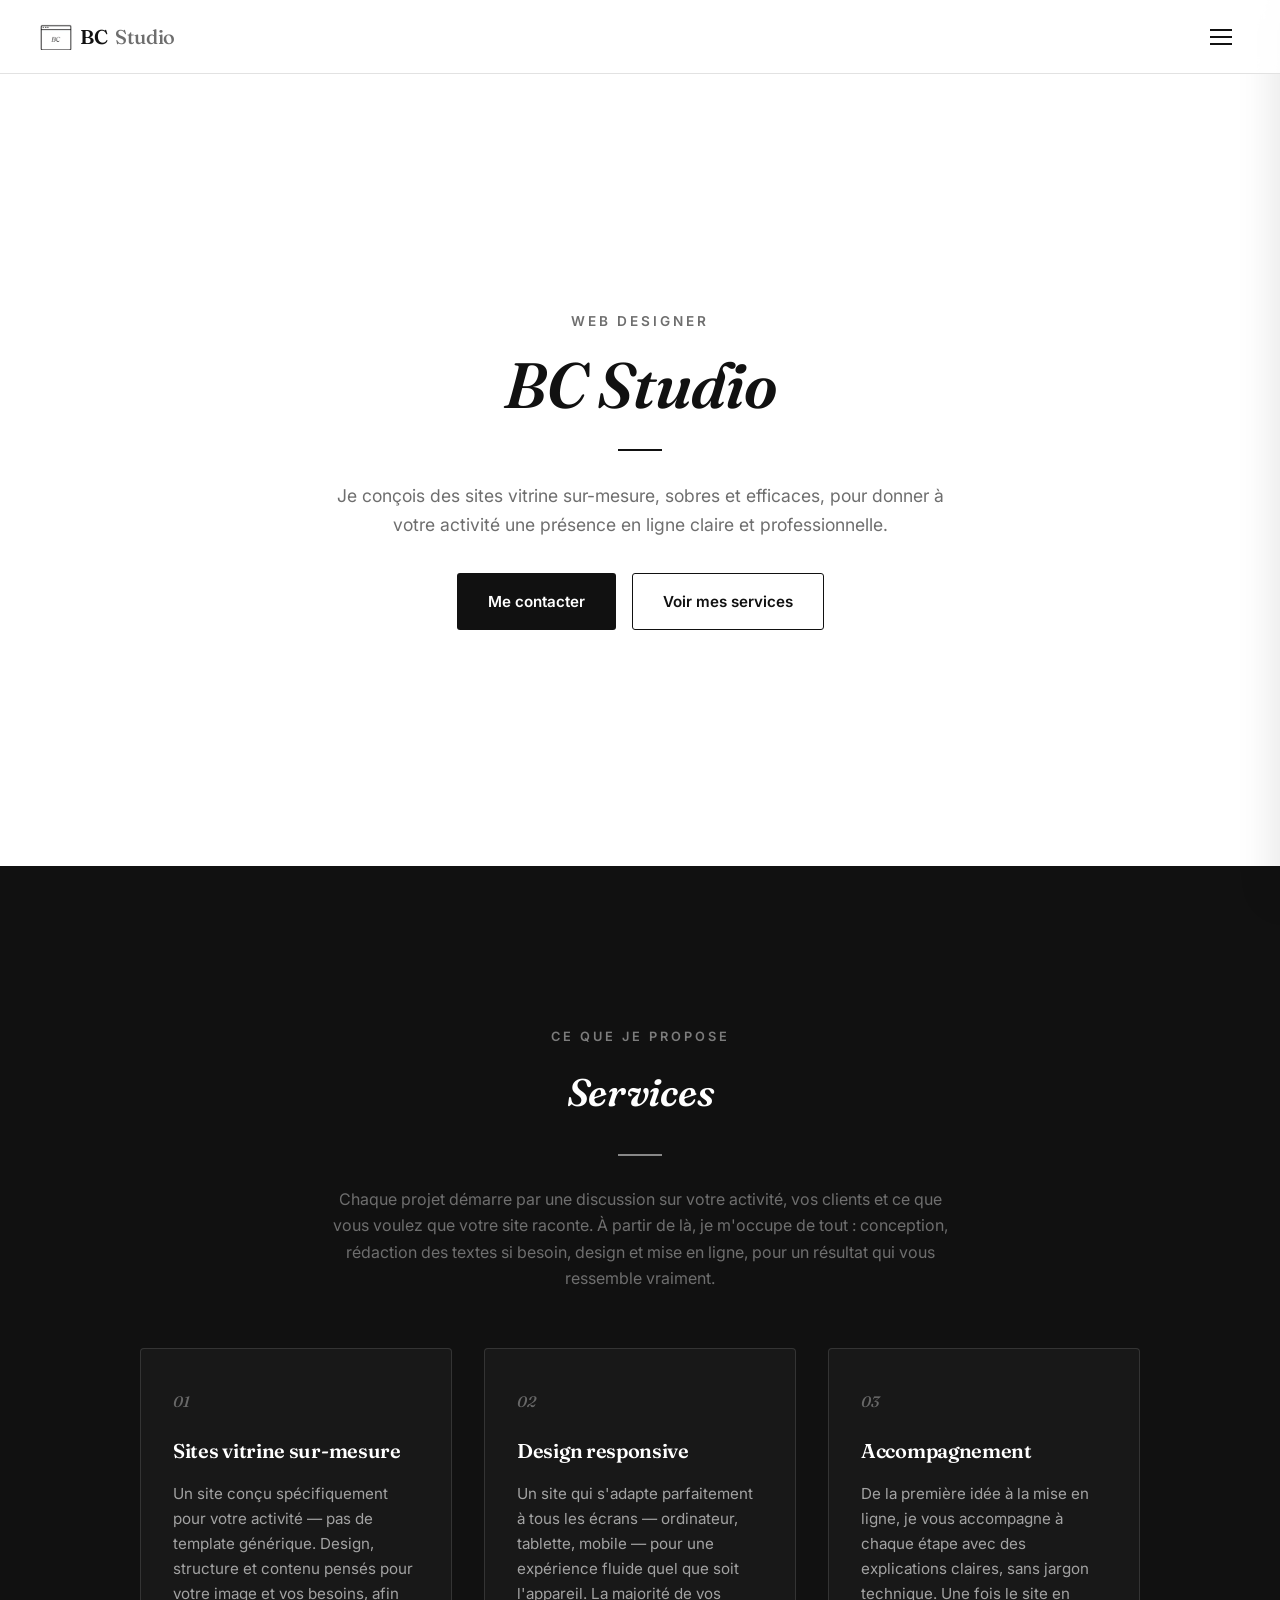
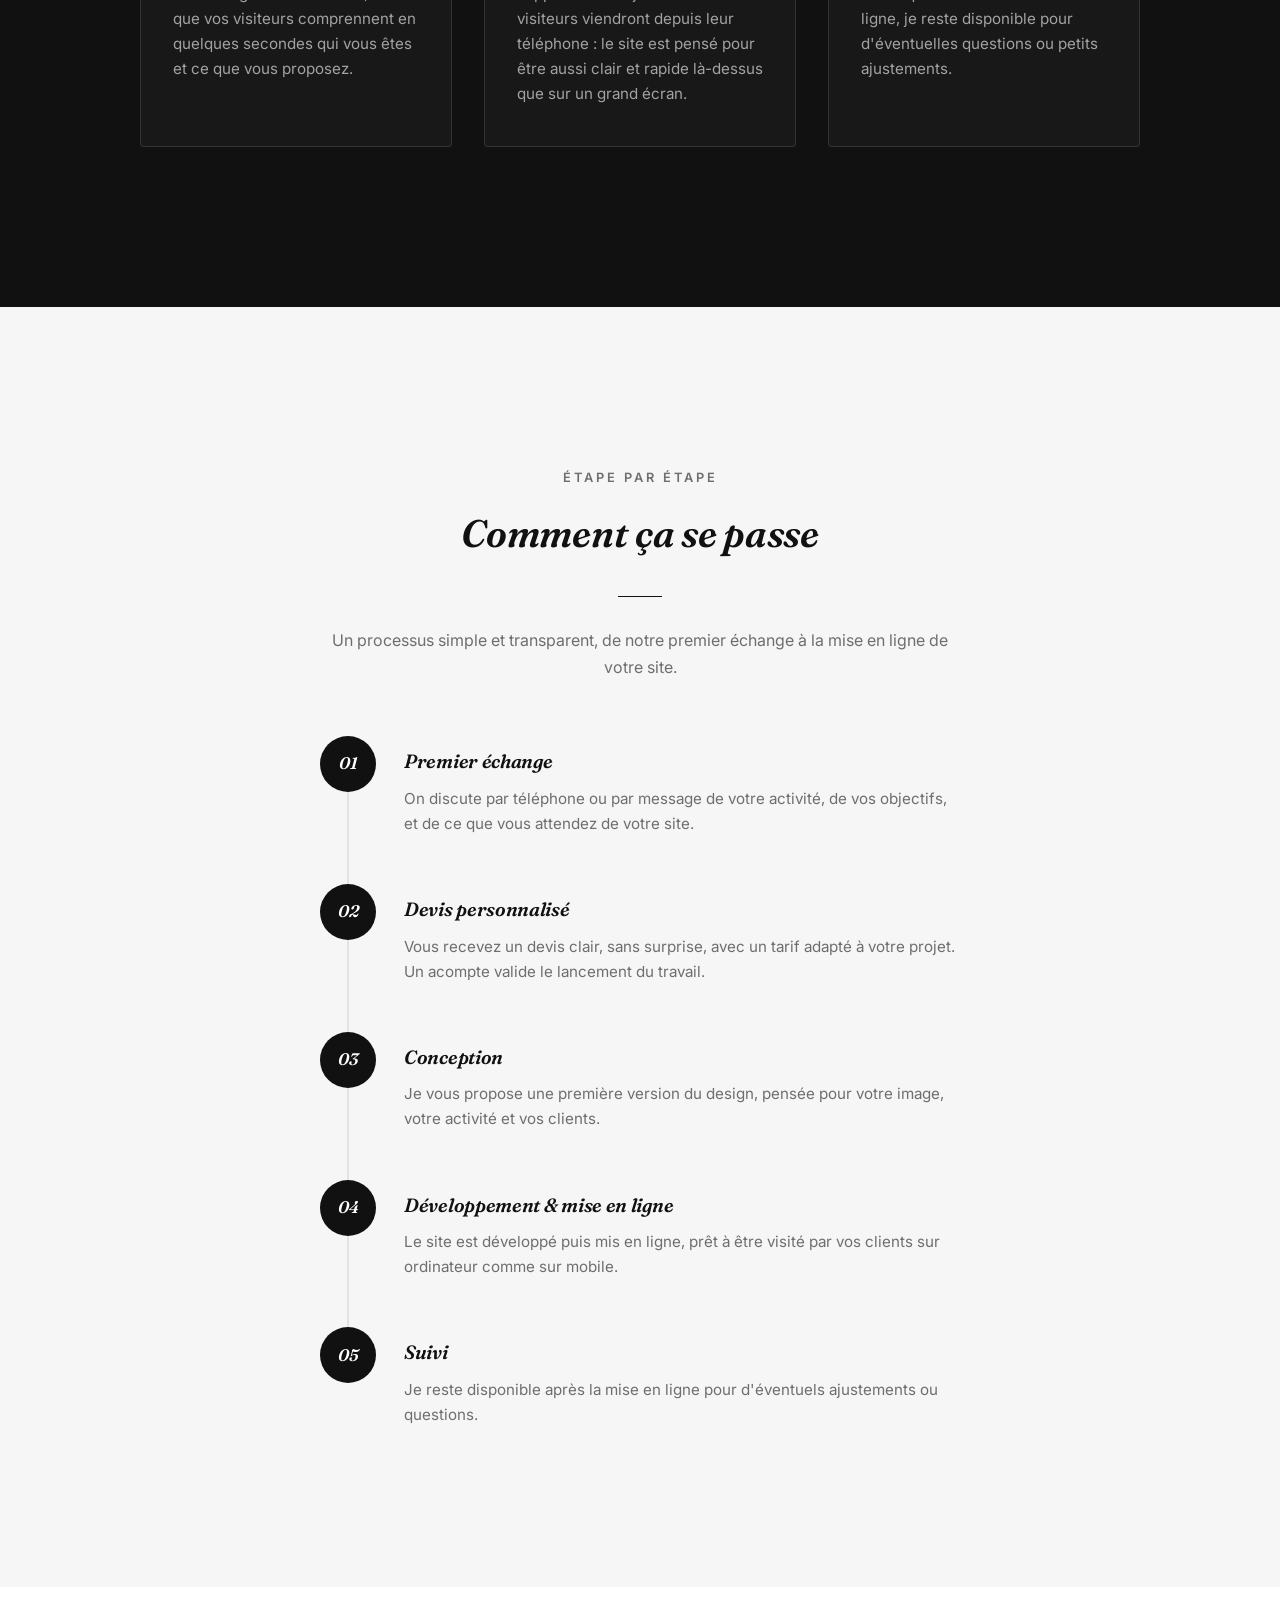
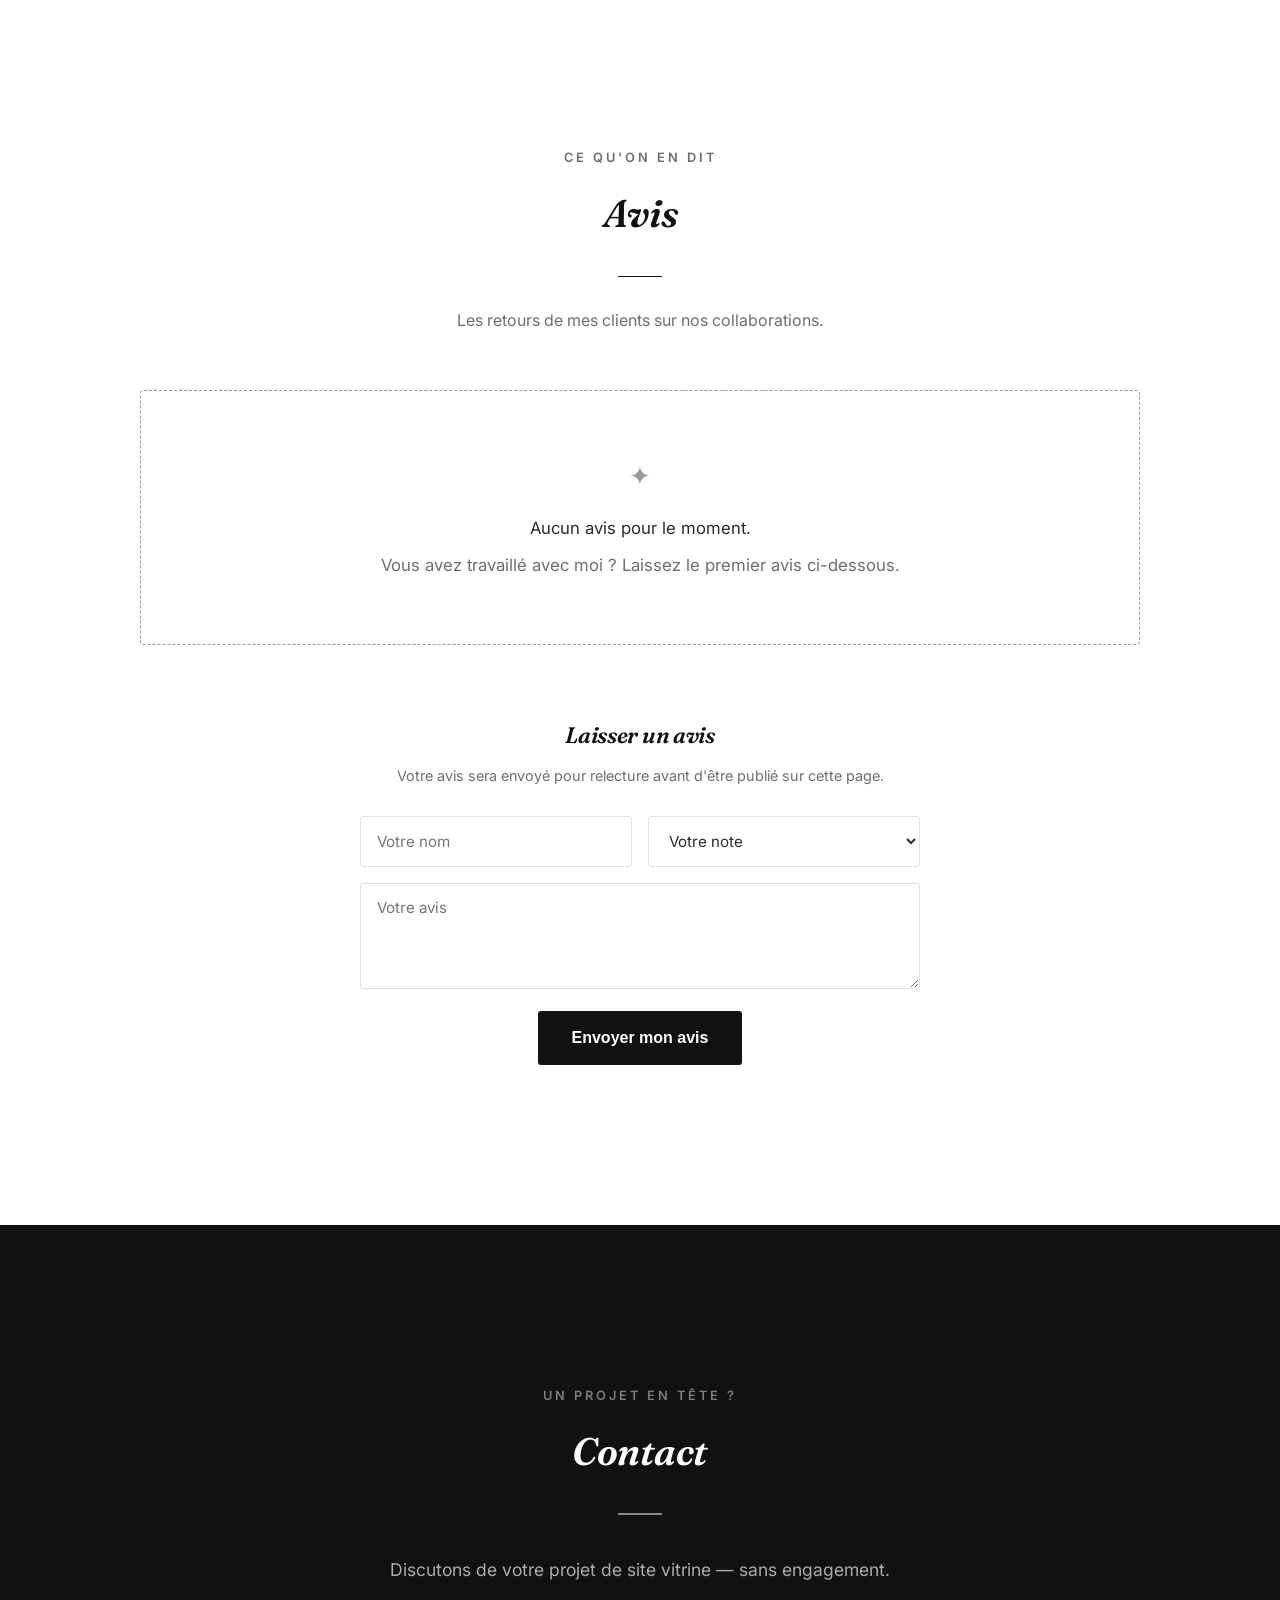
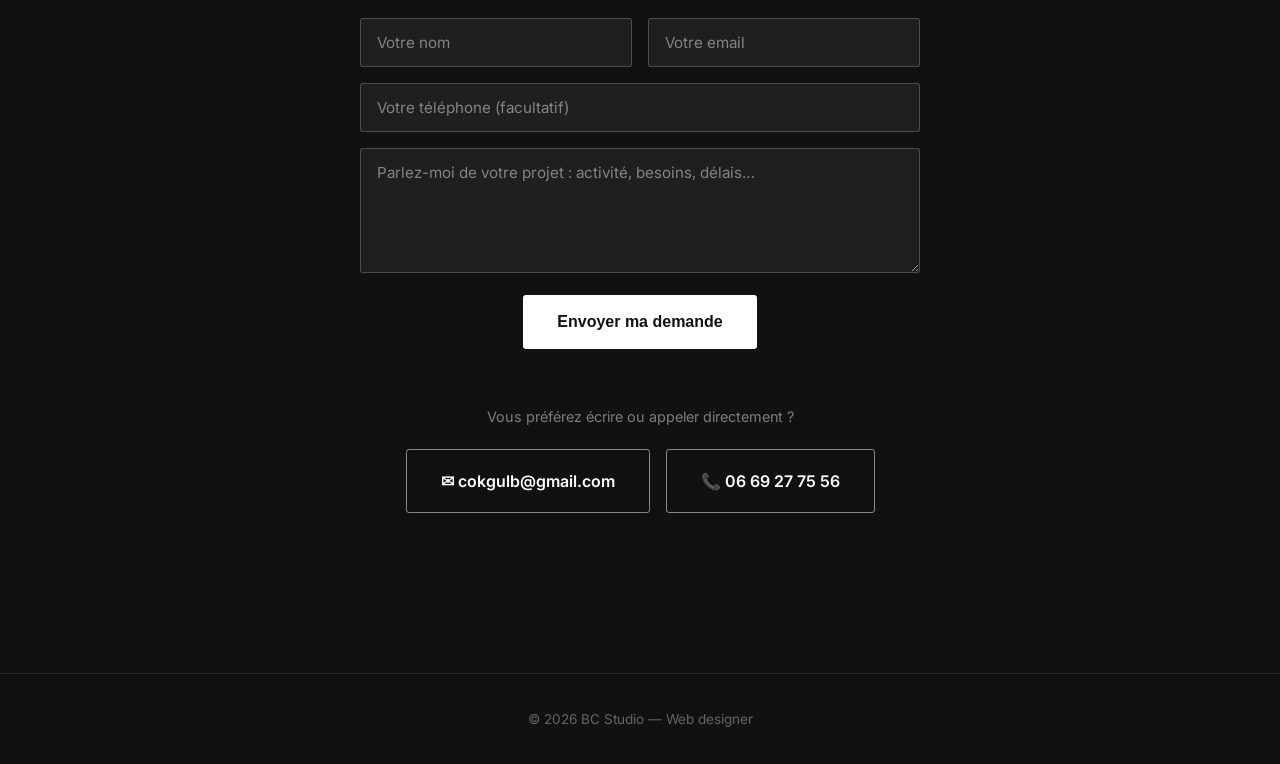
<file: index.html>
<!DOCTYPE html>
<html lang="fr">
<head>
<meta charset="UTF-8">
<meta name="viewport" content="width=device-width, initial-scale=1.0">
<title>BC Studio — Web Designer</title>
<meta name="description" content="BC Studio — création de sites vitrine sur-mesure pour commerçants et indépendants.">
<link rel="icon" type="image/png" href="images/bc-studio-favicon.png">

<link rel="preconnect" href="https://fonts.googleapis.com">
<link rel="preconnect" href="https://fonts.gstatic.com" crossorigin>
<link href="https://fonts.googleapis.com/css2?family=Fraunces:opsz,wght@9..144,500;9..144,600;9..144,700&family=Inter:wght@400;500;600&display=swap" rel="stylesheet">

<link rel="stylesheet" href="css/style.css">
</head>
<body>

<header class="site-header" id="siteHeader">
  <div class="header-inner">
    <a href="#accueil" class="logo"><img src="images/bc-studio-logo-crop.png" alt="Logo BC Studio" class="logo-icon">BC<span>Studio</span></a>
    <button class="nav-toggle" id="navToggle" aria-label="Menu">
      <span></span><span></span><span></span>
    </button>
  </div>
</header>
<div class="nav-backdrop" id="navBackdrop"></div>
<nav class="nav" id="nav">
  <a href="#accueil">Accueil</a>
  <a href="#services">Services</a>
  <a href="#processus">Comment ça se passe</a>
  <a href="realisations.html">Réalisations &amp; Concepts</a>
  <a href="tarifs.html">Tarifs</a>
  <a href="#avis">Avis</a>
  <a href="#contact">Contact</a>
</nav>

<section class="hero" id="accueil">
  <div class="hero-inner fade-in">
    <p class="kicker">Web designer</p>
    <h1>BC Studio</h1>
    <div class="divider-line"></div>
    <p class="hero-text">Je conçois des sites vitrine sur-mesure, sobres et efficaces, pour donner à votre activité une présence en ligne claire et professionnelle.</p>
    <div class="hero-actions">
      <a href="#contact" class="btn btn-primary">Me contacter</a>
      <a href="#services" class="btn btn-outline">Voir mes services</a>
    </div>
  </div>
</section>

<section class="section section-dark" id="services">
  <div class="section-inner">
    <p class="eyebrow fade-in">Ce que je propose</p>
    <h2 class="fade-in">Services</h2>
    <div class="divider-line fade-in"></div>
    <p class="concepts-intro fade-in">Chaque projet démarre par une discussion sur votre activité, vos clients et ce que vous voulez que votre site raconte. À partir de là, je m'occupe de tout : conception, rédaction des textes si besoin, design et mise en ligne, pour un résultat qui vous ressemble vraiment.</p>

    <div class="card-grid">
      <div class="card fade-in">
        <div class="card-number">01</div>
        <h3>Sites vitrine sur-mesure</h3>
        <p>Un site conçu spécifiquement pour votre activité — pas de template générique. Design, structure et contenu pensés pour votre image et vos besoins, afin que vos visiteurs comprennent en quelques secondes qui vous êtes et ce que vous proposez.</p>
      </div>
      <div class="card fade-in">
        <div class="card-number">02</div>
        <h3>Design responsive</h3>
        <p>Un site qui s'adapte parfaitement à tous les écrans — ordinateur, tablette, mobile — pour une expérience fluide quel que soit l'appareil. La majorité de vos visiteurs viendront depuis leur téléphone : le site est pensé pour être aussi clair et rapide là-dessus que sur un grand écran.</p>
      </div>
      <div class="card fade-in">
        <div class="card-number">03</div>
        <h3>Accompagnement</h3>
        <p>De la première idée à la mise en ligne, je vous accompagne à chaque étape avec des explications claires, sans jargon technique. Une fois le site en ligne, je reste disponible pour d'éventuelles questions ou petits ajustements.</p>
      </div>
    </div>
  </div>
</section>

<section class="section section-alt" id="processus">
  <div class="section-inner">
    <p class="eyebrow fade-in">Étape par étape</p>
    <h2 class="fade-in">Comment ça se passe</h2>
    <div class="divider-line fade-in"></div>
    <p class="concepts-intro fade-in">Un processus simple et transparent, de notre premier échange à la mise en ligne de votre site.</p>

    <div class="process-list">
      <div class="process-step fade-in">
        <div class="process-marker">01</div>
        <div class="process-content">
          <h3>Premier échange</h3>
          <p>On discute par téléphone ou par message de votre activité, de vos objectifs, et de ce que vous attendez de votre site.</p>
        </div>
      </div>
      <div class="process-step fade-in">
        <div class="process-marker">02</div>
        <div class="process-content">
          <h3>Devis personnalisé</h3>
          <p>Vous recevez un devis clair, sans surprise, avec un tarif adapté à votre projet. Un acompte valide le lancement du travail.</p>
        </div>
      </div>
      <div class="process-step fade-in">
        <div class="process-marker">03</div>
        <div class="process-content">
          <h3>Conception</h3>
          <p>Je vous propose une première version du design, pensée pour votre image, votre activité et vos clients.</p>
        </div>
      </div>
      <div class="process-step fade-in">
        <div class="process-marker">04</div>
        <div class="process-content">
          <h3>Développement &amp; mise en ligne</h3>
          <p>Le site est développé puis mis en ligne, prêt à être visité par vos clients sur ordinateur comme sur mobile.</p>
        </div>
      </div>
      <div class="process-step fade-in">
        <div class="process-marker">05</div>
        <div class="process-content">
          <h3>Suivi</h3>
          <p>Je reste disponible après la mise en ligne pour d'éventuels ajustements ou questions.</p>
        </div>
      </div>
    </div>
  </div>
</section>

<section class="section" id="avis">
  <div class="section-inner">
    <p class="eyebrow fade-in">Ce qu'on en dit</p>
    <h2 class="fade-in">Avis</h2>
    <div class="divider-line fade-in"></div>
    <p class="concepts-intro fade-in">Les retours de mes clients sur nos collaborations.</p>

    <div class="placeholder-block fade-in">
      <div class="placeholder-icon">✦</div>
      <p>Aucun avis pour le moment.</p>
      <p class="placeholder-sub">Vous avez travaillé avec moi ? Laissez le premier avis ci-dessous.</p>
    </div>

    <div class="review-form-wrap fade-in">
      <h3>Laisser un avis</h3>
      <p class="review-form-sub">Votre avis sera envoyé pour relecture avant d'être publié sur cette page.</p>
      <form class="review-form" id="reviewForm">
        <div class="form-row">
          <input type="text" name="nom" placeholder="Votre nom" required>
          <select name="note" required>
            <option value="" disabled selected>Votre note</option>
            <option value="5">★★★★★</option>
            <option value="4">★★★★☆</option>
            <option value="3">★★★☆☆</option>
            <option value="2">★★☆☆☆</option>
            <option value="1">★☆☆☆☆</option>
          </select>
        </div>
        <textarea name="message" placeholder="Votre avis" rows="4" required></textarea>
        <button type="submit" class="btn btn-primary btn-large">Envoyer mon avis</button>
      </form>
      <div class="form-confirmation" id="reviewConfirmation">Merci pour votre avis ! Il sera publié après relecture.</div>
    </div>
  </div>
</section>

<section class="section section-dark" id="contact">
  <div class="section-inner">
    <p class="eyebrow fade-in">Un projet en tête ?</p>
    <h2 class="fade-in">Contact</h2>
    <div class="divider-line fade-in"></div>

    <div class="contact-block fade-in">
      <p class="contact-text">Discutons de votre projet de site vitrine — sans engagement.</p>
      <form class="contact-form" id="contactForm">
        <input type="text" name="_honey" class="form-honey" tabindex="-1" autocomplete="off">
        <div class="form-row">
          <input type="text" name="nom" placeholder="Votre nom" required>
          <input type="email" name="email" placeholder="Votre email" required>
        </div>
        <input type="tel" name="telephone" placeholder="Votre téléphone (facultatif)">
        <textarea name="message" placeholder="Parlez-moi de votre projet : activité, besoins, délais…" rows="5" required></textarea>
        <button type="submit" class="btn btn-primary btn-large">Envoyer ma demande</button>
      </form>
      <div class="form-confirmation" id="contactConfirmation"></div>
      <p class="contact-alt">Vous préférez écrire ou appeler directement ?</p>
      <div class="contact-actions">
        <a href="mailto:cokgulb@gmail.com" class="btn btn-outline btn-large">✉ cokgulb@gmail.com</a>
        <a href="tel:+33669277556" class="btn btn-outline btn-large">📞 06 69 27 75 56</a>
      </div>
    </div>
  </div>
</section>

<footer class="site-footer site-footer-dark">
  <p>&copy; 2026 BC Studio — Web designer</p>
</footer>

<script src="js/script.js"></script>
</body>
</html>
</file>
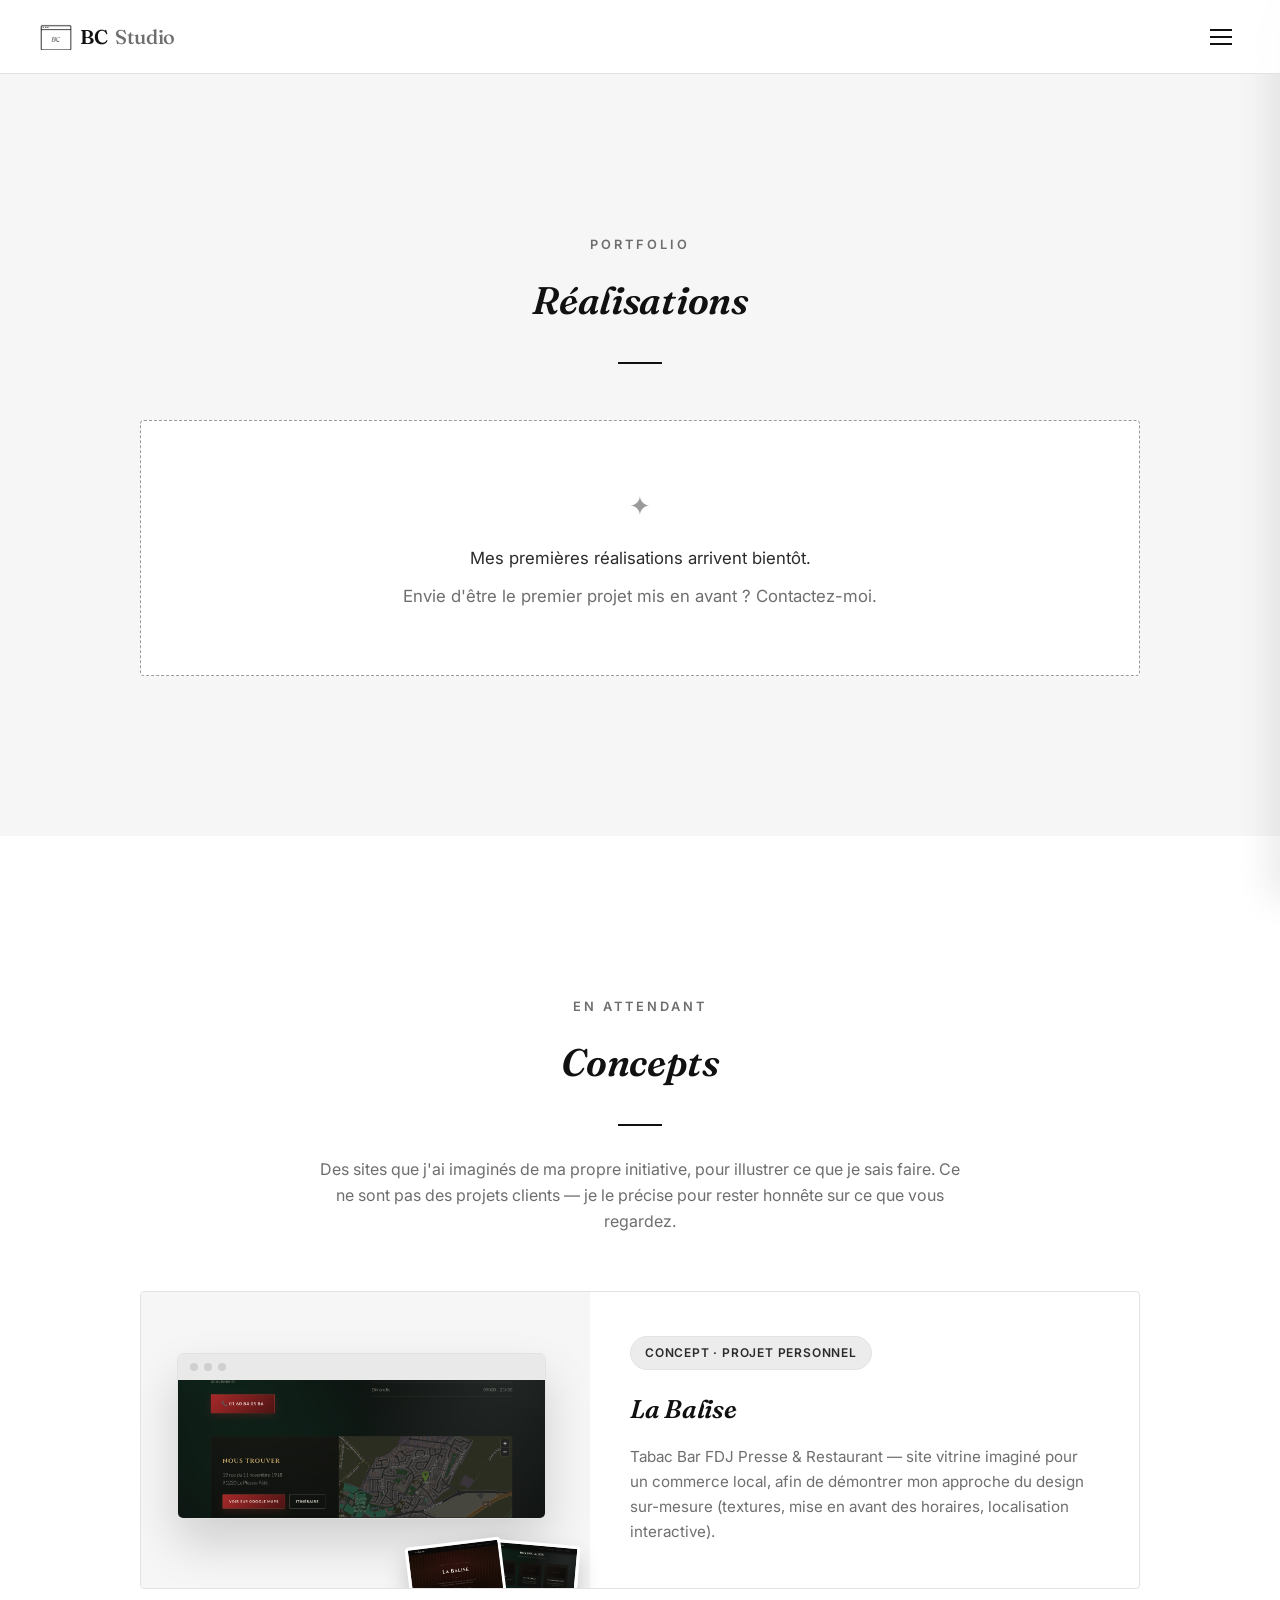
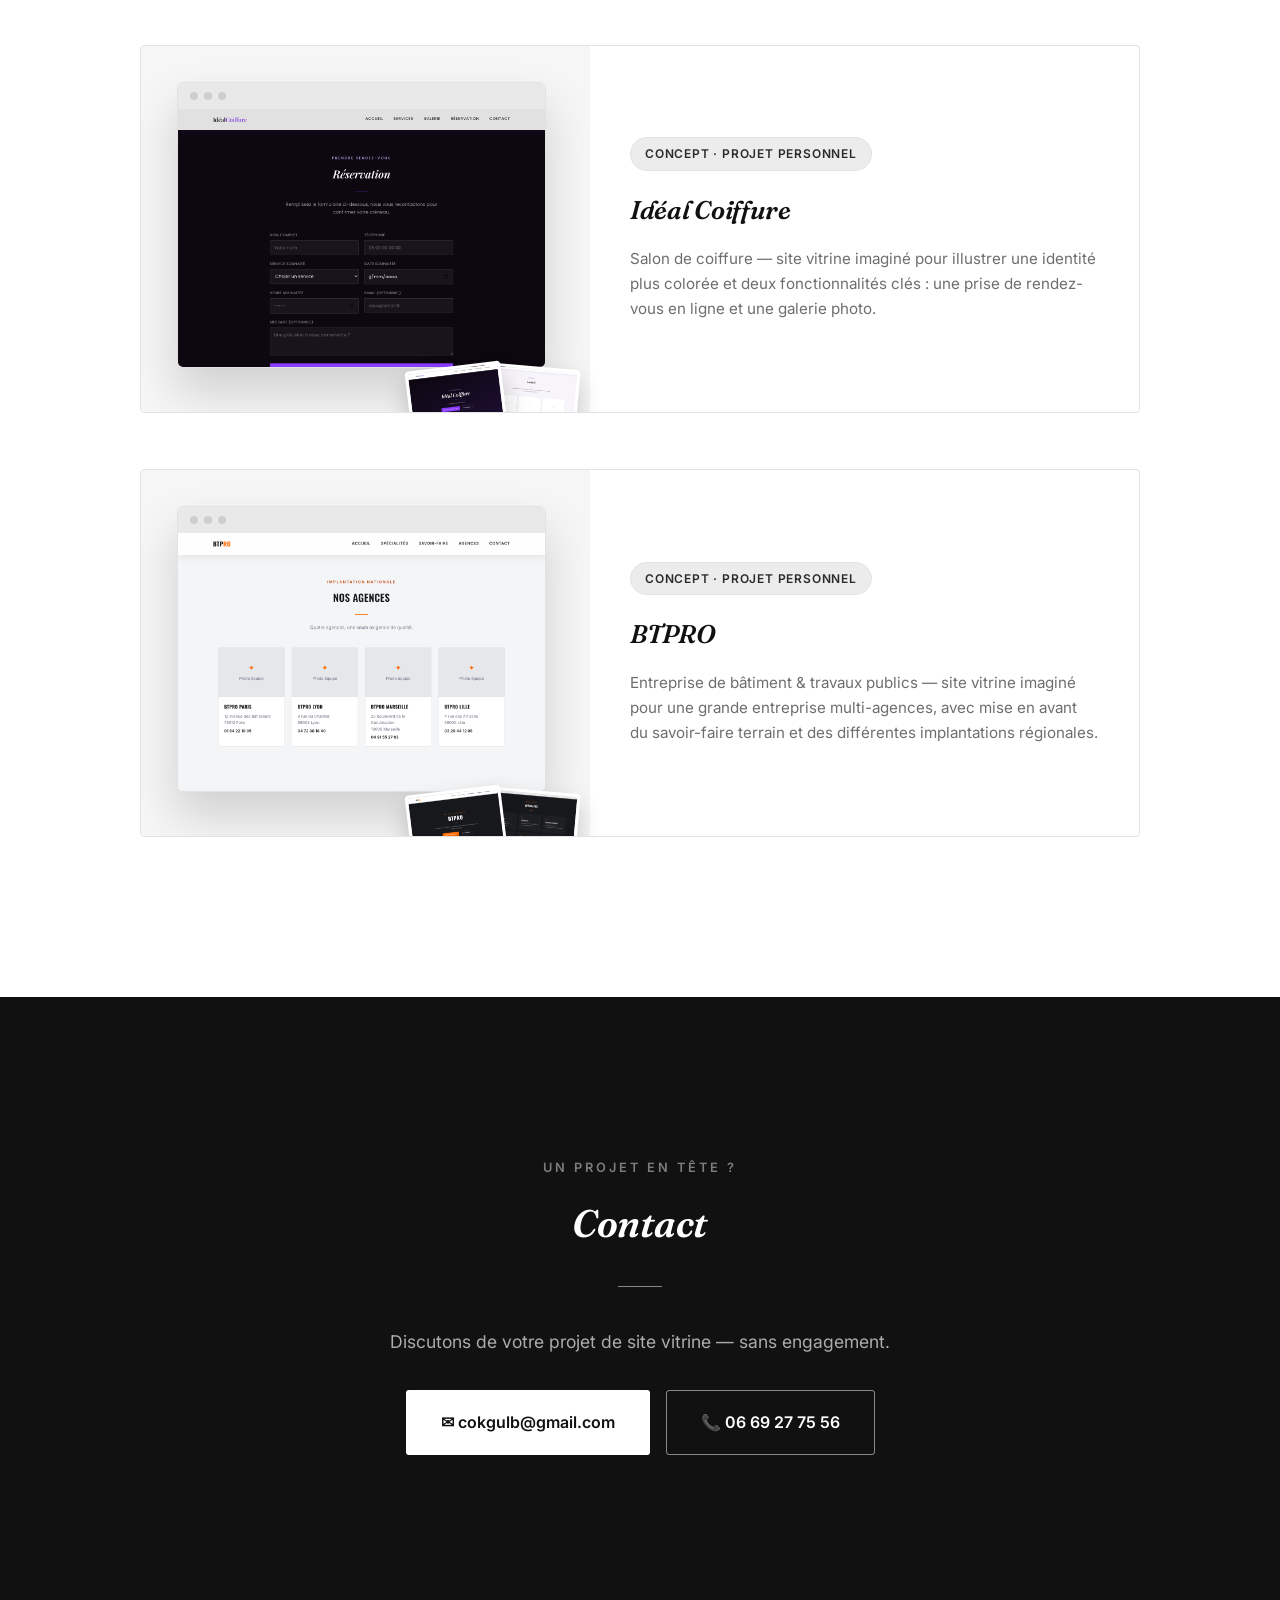
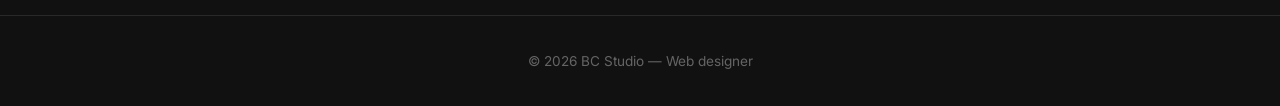
<file: realisations.html>
<!DOCTYPE html>
<html lang="fr">
<head>
<meta charset="UTF-8">
<meta name="viewport" content="width=device-width, initial-scale=1.0">
<title>Réalisations &amp; Concepts — BC Studio</title>
<meta name="description" content="BC Studio — réalisations clients et concepts de sites vitrine imaginés à titre personnel.">
<link rel="icon" type="image/png" href="images/bc-studio-favicon.png">

<link rel="preconnect" href="https://fonts.googleapis.com">
<link rel="preconnect" href="https://fonts.gstatic.com" crossorigin>
<link href="https://fonts.googleapis.com/css2?family=Fraunces:opsz,wght@9..144,500;9..144,600;9..144,700&family=Inter:wght@400;500;600&display=swap" rel="stylesheet">

<link rel="stylesheet" href="css/style.css">
</head>
<body>

<header class="site-header" id="siteHeader">
  <div class="header-inner">
    <a href="index.html#accueil" class="logo"><img src="images/bc-studio-logo-crop.png" alt="Logo BC Studio" class="logo-icon">BC<span>Studio</span></a>
    <button class="nav-toggle" id="navToggle" aria-label="Menu">
      <span></span><span></span><span></span>
    </button>
  </div>
</header>
<div class="nav-backdrop" id="navBackdrop"></div>
<nav class="nav" id="nav">
  <a href="index.html#accueil">Accueil</a>
  <a href="index.html#services">Services</a>
  <a href="index.html#processus">Comment ça se passe</a>
  <a href="realisations.html">Réalisations &amp; Concepts</a>
  <a href="tarifs.html">Tarifs</a>
  <a href="index.html#avis">Avis</a>
  <a href="index.html#contact">Contact</a>
</nav>

<section class="section section-alt" id="realisations">
  <div class="section-inner">
    <p class="eyebrow fade-in">Portfolio</p>
    <h2 class="fade-in">Réalisations</h2>
    <div class="divider-line fade-in"></div>

    <div class="placeholder-block fade-in">
      <div class="placeholder-icon">✦</div>
      <p>Mes premières réalisations arrivent bientôt.</p>
      <p class="placeholder-sub">Envie d'être le premier projet mis en avant ? Contactez-moi.</p>
    </div>
  </div>
</section>

<section class="section" id="concepts">
  <div class="section-inner">
    <p class="eyebrow fade-in">En attendant</p>
    <h2 class="fade-in">Concepts</h2>
    <div class="divider-line fade-in"></div>
    <p class="concepts-intro fade-in">Des sites que j'ai imaginés de ma propre initiative, pour illustrer ce que je sais faire. Ce ne sont pas des projets clients — je le précise pour rester honnête sur ce que vous regardez.</p>

    <div class="concept-card fade-in">
      <div class="concept-media">
        <div class="browser-mock">
          <div class="browser-bar"><span></span><span></span><span></span></div>
          <img src="images/labalise-3.png" alt="Aperçu du site La Balise — contact et carte interactive">
        </div>
        <div class="concept-thumbs">
          <img src="images/labalise-1.png" alt="Aperçu du site La Balise — page d'accueil">
          <img src="images/labalise-2.png" alt="Aperçu du site La Balise — spécialités">
        </div>
      </div>
      <div class="concept-info">
        <span class="concept-badge">Concept · Projet personnel</span>
        <h3>La Balise</h3>
        <p>Tabac Bar FDJ Presse &amp; Restaurant — site vitrine imaginé pour un commerce local, afin de démontrer mon approche du design sur-mesure (textures, mise en avant des horaires, localisation interactive).</p>
      </div>
    </div>

    <div class="concept-card fade-in">
      <div class="concept-media">
        <div class="browser-mock">
          <div class="browser-bar"><span></span><span></span><span></span></div>
          <img src="images/idealcoiffure-2.png" alt="Aperçu du site Idéal Coiffure — formulaire de réservation en ligne">
        </div>
        <div class="concept-thumbs">
          <img src="images/idealcoiffure-1.png" alt="Aperçu du site Idéal Coiffure — page d'accueil">
          <img src="images/idealcoiffure-3.png" alt="Aperçu du site Idéal Coiffure — galerie photo">
        </div>
      </div>
      <div class="concept-info">
        <span class="concept-badge">Concept · Projet personnel</span>
        <h3>Idéal Coiffure</h3>
        <p>Salon de coiffure — site vitrine imaginé pour illustrer une identité plus colorée et deux fonctionnalités clés : une prise de rendez-vous en ligne et une galerie photo.</p>
      </div>
    </div>

    <div class="concept-card fade-in">
      <div class="concept-media">
        <div class="browser-mock">
          <div class="browser-bar"><span></span><span></span><span></span></div>
          <img src="images/btpro-2.png" alt="Aperçu du site BTPRO — grille des agences avec photos d'équipe">
        </div>
        <div class="concept-thumbs">
          <img src="images/btpro-1.png" alt="Aperçu du site BTPRO — page d'accueil">
          <img src="images/btpro-3.png" alt="Aperçu du site BTPRO — spécialités">
        </div>
      </div>
      <div class="concept-info">
        <span class="concept-badge">Concept · Projet personnel</span>
        <h3>BTPRO</h3>
        <p>Entreprise de bâtiment &amp; travaux publics — site vitrine imaginé pour une grande entreprise multi-agences, avec mise en avant du savoir-faire terrain et des différentes implantations régionales.</p>
      </div>
    </div>
  </div>
</section>

<section class="section section-dark" id="contact">
  <div class="section-inner">
    <p class="eyebrow fade-in">Un projet en tête ?</p>
    <h2 class="fade-in">Contact</h2>
    <div class="divider-line fade-in"></div>

    <div class="contact-block fade-in">
      <p class="contact-text">Discutons de votre projet de site vitrine — sans engagement.</p>
      <div class="contact-actions">
        <a href="mailto:cokgulb@gmail.com" class="btn btn-primary btn-large">✉ cokgulb@gmail.com</a>
        <a href="tel:+33669277556" class="btn btn-outline btn-large">📞 06 69 27 75 56</a>
      </div>
    </div>
  </div>
</section>

<footer class="site-footer site-footer-dark">
  <p>&copy; 2026 BC Studio — Web designer</p>
</footer>

<script src="js/script.js"></script>
</body>
</html>
</file>
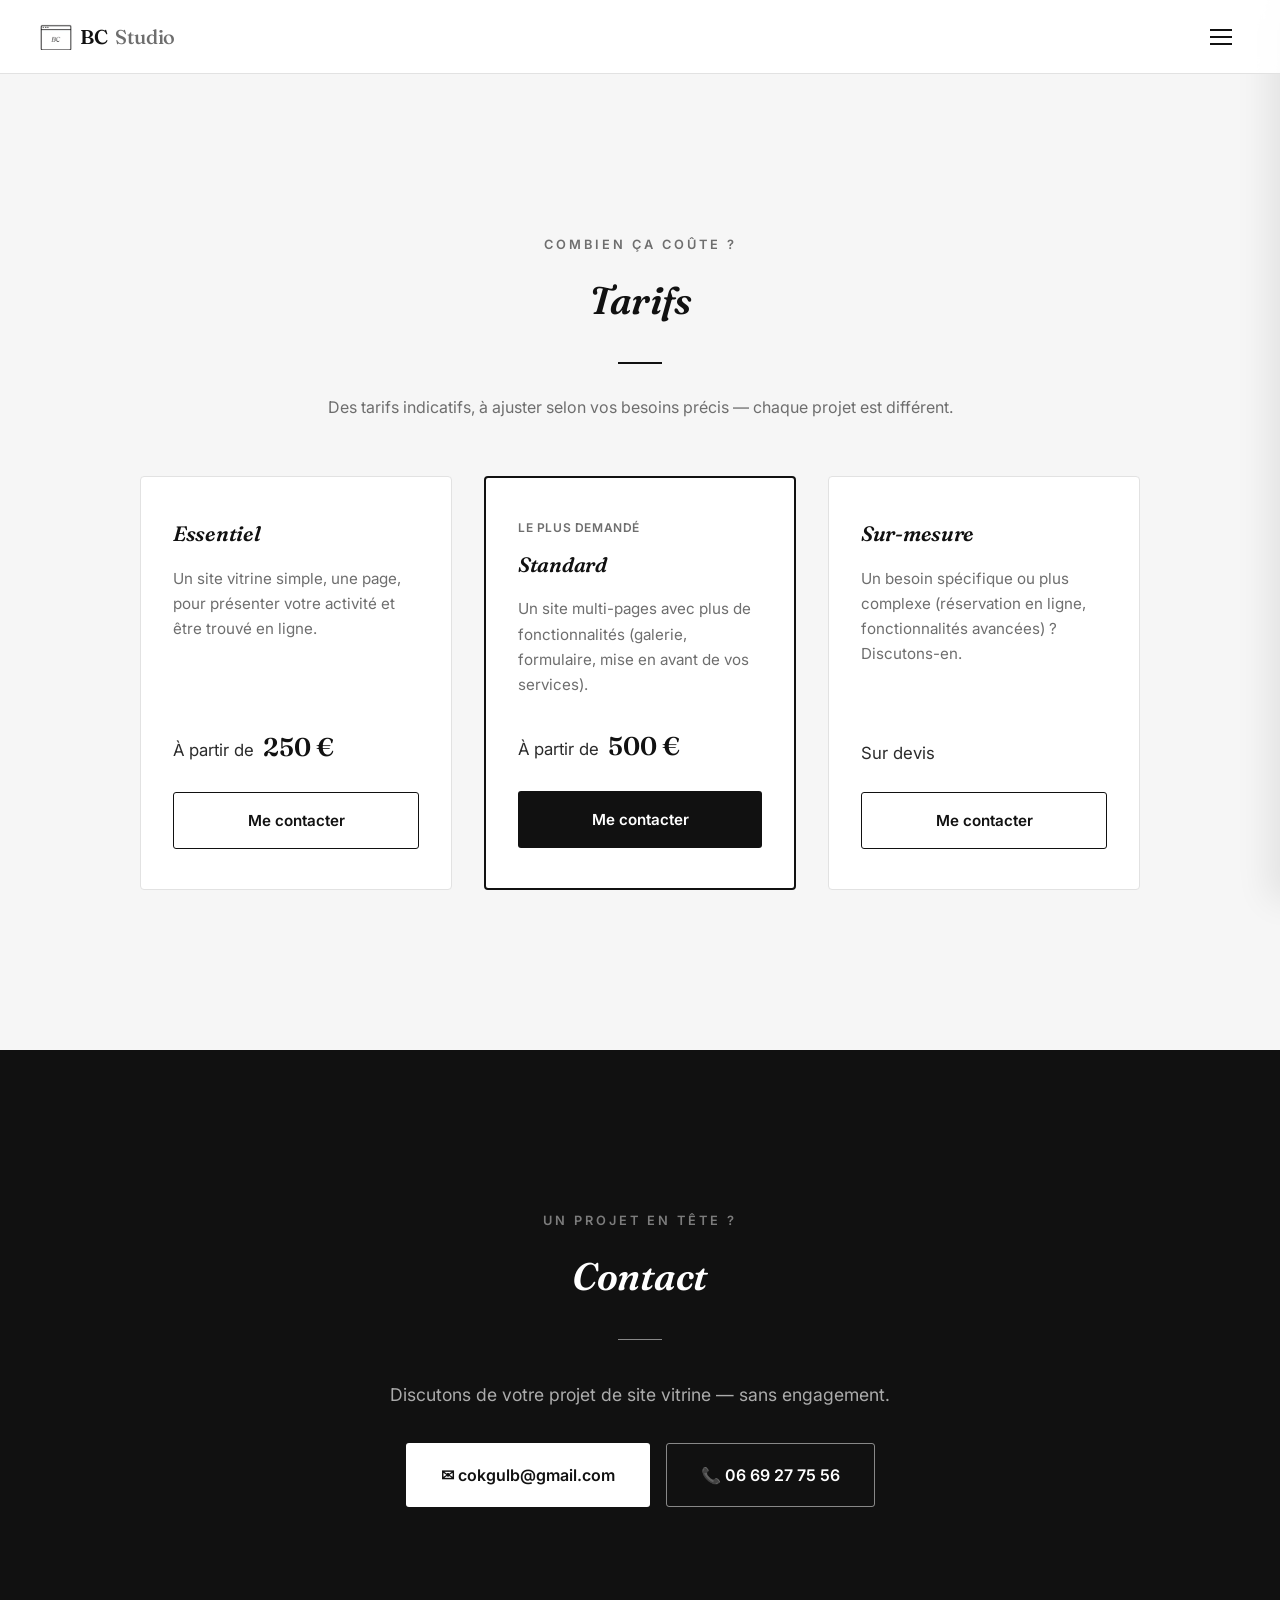
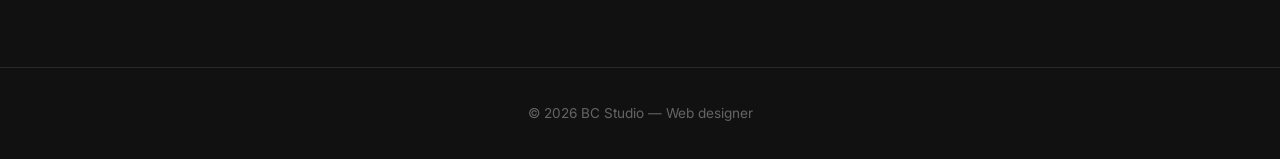
<file: tarifs.html>
<!DOCTYPE html>
<html lang="fr">
<head>
<meta charset="UTF-8">
<meta name="viewport" content="width=device-width, initial-scale=1.0">
<title>Tarifs — BC Studio</title>
<meta name="description" content="BC Studio — tarifs indicatifs pour la création de sites vitrine sur-mesure.">
<link rel="icon" type="image/png" href="images/bc-studio-favicon.png">

<link rel="preconnect" href="https://fonts.googleapis.com">
<link rel="preconnect" href="https://fonts.gstatic.com" crossorigin>
<link href="https://fonts.googleapis.com/css2?family=Fraunces:opsz,wght@9..144,500;9..144,600;9..144,700&family=Inter:wght@400;500;600&display=swap" rel="stylesheet">

<link rel="stylesheet" href="css/style.css">
</head>
<body>

<header class="site-header" id="siteHeader">
  <div class="header-inner">
    <a href="index.html#accueil" class="logo"><img src="images/bc-studio-logo-crop.png" alt="Logo BC Studio" class="logo-icon">BC<span>Studio</span></a>
    <button class="nav-toggle" id="navToggle" aria-label="Menu">
      <span></span><span></span><span></span>
    </button>
  </div>
</header>
<div class="nav-backdrop" id="navBackdrop"></div>
<nav class="nav" id="nav">
  <a href="index.html#accueil">Accueil</a>
  <a href="index.html#services">Services</a>
  <a href="index.html#processus">Comment ça se passe</a>
  <a href="realisations.html">Réalisations &amp; Concepts</a>
  <a href="tarifs.html">Tarifs</a>
  <a href="index.html#avis">Avis</a>
  <a href="index.html#contact">Contact</a>
</nav>

<section class="section section-alt" id="tarifs">
  <div class="section-inner">
    <p class="eyebrow fade-in">Combien ça coûte ?</p>
    <h2 class="fade-in">Tarifs</h2>
    <div class="divider-line fade-in"></div>
    <p class="concepts-intro fade-in">Des tarifs indicatifs, à ajuster selon vos besoins précis — chaque projet est différent.</p>

    <div class="pricing-grid">
      <div class="pricing-card fade-in">
        <h3>Essentiel</h3>
        <p class="pricing-desc">Un site vitrine simple, une page, pour présenter votre activité et être trouvé en ligne.</p>
        <div class="pricing-amount">À partir de <span>250 €</span></div>
        <a href="index.html#contact" class="btn btn-outline">Me contacter</a>
      </div>
      <div class="pricing-card pricing-card-highlight fade-in">
        <p class="pricing-tag">Le plus demandé</p>
        <h3>Standard</h3>
        <p class="pricing-desc">Un site multi-pages avec plus de fonctionnalités (galerie, formulaire, mise en avant de vos services).</p>
        <div class="pricing-amount">À partir de <span>500 €</span></div>
        <a href="index.html#contact" class="btn btn-primary">Me contacter</a>
      </div>
      <div class="pricing-card fade-in">
        <h3>Sur-mesure</h3>
        <p class="pricing-desc">Un besoin spécifique ou plus complexe (réservation en ligne, fonctionnalités avancées) ? Discutons-en.</p>
        <div class="pricing-amount">Sur devis</div>
        <a href="index.html#contact" class="btn btn-outline">Me contacter</a>
      </div>
    </div>
  </div>
</section>

<section class="section section-dark" id="contact">
  <div class="section-inner">
    <p class="eyebrow fade-in">Un projet en tête ?</p>
    <h2 class="fade-in">Contact</h2>
    <div class="divider-line fade-in"></div>

    <div class="contact-block fade-in">
      <p class="contact-text">Discutons de votre projet de site vitrine — sans engagement.</p>
      <div class="contact-actions">
        <a href="mailto:cokgulb@gmail.com" class="btn btn-primary btn-large">✉ cokgulb@gmail.com</a>
        <a href="tel:+33669277556" class="btn btn-outline btn-large">📞 06 69 27 75 56</a>
      </div>
    </div>
  </div>
</section>

<footer class="site-footer site-footer-dark">
  <p>&copy; 2026 BC Studio — Web designer</p>
</footer>

<script src="js/script.js"></script>
</body>
</html>
</file>
<file: css/style.css>
:root {
  --black: #111111;
  --gray-dark: #2b2b2b;
  --gray: #6e6e6e;
  --gray-mid: #9a9a9a;
  --gray-light: #ececec;
  --gray-lighter: #f6f6f6;
  --white: #ffffff;
  --border: #e2e2e2;
}

* {
  margin: 0;
  padding: 0;
  box-sizing: border-box;
}

html {
  scroll-behavior: smooth;
}

body {
  font-family: "Inter", -apple-system, sans-serif;
  color: var(--gray-dark);
  background: var(--white);
  line-height: 1.65;
  -webkit-font-smoothing: antialiased;
}

h1, h2, h3 {
  font-family: "Fraunces", "Georgia", serif;
  color: var(--black);
  font-weight: 600;
  letter-spacing: -0.3px;
}

a {
  text-decoration: none;
  color: inherit;
}

.fade-in {
  opacity: 0;
  transform: translateY(36px) scale(0.985);
  transition: opacity 1s cubic-bezier(0.16, 1, 0.3, 1), transform 1s cubic-bezier(0.16, 1, 0.3, 1);
}
.fade-in.visible {
  opacity: 1;
  transform: translateY(0) scale(1);
}

.card-grid .card:nth-child(1) { transition-delay: 0s; }
.card-grid .card:nth-child(2) { transition-delay: 0.12s; }
.card-grid .card:nth-child(3) { transition-delay: 0.24s; }

.pricing-grid .pricing-card:nth-child(1) { transition-delay: 0s; }
.pricing-grid .pricing-card:nth-child(2) { transition-delay: 0.12s; }
.pricing-grid .pricing-card:nth-child(3) { transition-delay: 0.24s; }

/* Header */
.site-header {
  position: sticky;
  top: 0;
  z-index: 300;
  background: rgba(255,255,255,0.85);
  backdrop-filter: blur(10px);
  border-bottom: 1px solid var(--border);
  transition: box-shadow 0.3s ease;
}
.site-header.scrolled {
  box-shadow: 0 8px 24px rgba(0,0,0,0.04);
}
.header-inner {
  width: 100%;
  margin: 0 auto;
  padding: 20px 40px;
  display: flex;
  align-items: center;
  justify-content: space-between;
  box-sizing: border-box;
}
.logo {
  font-family: "Fraunces", serif;
  font-weight: 600;
  font-size: 1.25rem;
  color: var(--black);
  letter-spacing: -0.2px;
  display: flex;
  align-items: center;
  gap: 8px;
}
.logo-icon {
  height: 26px;
  width: auto;
  display: block;
}
.logo span {
  font-weight: 500;
  color: var(--gray);
}
.nav {
  position: fixed;
  top: 0;
  right: 0;
  bottom: 0;
  width: 280px;
  max-width: 80vw;
  background: var(--white);
  box-shadow: -12px 0 32px rgba(0,0,0,0.08);
  display: flex;
  flex-direction: column;
  align-items: flex-start;
  gap: 0;
  padding: 100px 32px 32px;
  transform: translateX(100%);
  transition: transform 0.35s cubic-bezier(0.16, 1, 0.3, 1);
  z-index: 200;
}
.nav.open {
  transform: translateX(0);
}
.nav a {
  font-size: 0.85rem;
  font-weight: 600;
  letter-spacing: 0.8px;
  text-transform: uppercase;
  color: var(--gray-dark);
  position: relative;
  width: 100%;
  padding: 16px 0;
  border-bottom: 1px solid var(--border);
}
.nav a::after {
  content: "";
  position: absolute;
  left: 0;
  bottom: -1px;
  width: 0;
  height: 2px;
  background: var(--black);
  transition: width 0.25s ease;
}
.nav a:hover::after {
  width: 100%;
}
.nav-backdrop {
  display: none;
  position: fixed;
  inset: 0;
  background: rgba(17,17,17,0.35);
  z-index: 150;
  opacity: 0;
  transition: opacity 0.35s ease;
}
.nav-backdrop.open {
  display: block;
  opacity: 1;
}
.nav-toggle {
  display: flex;
  flex-direction: column;
  gap: 5px;
  background: none;
  border: none;
  cursor: pointer;
  padding: 8px;
  z-index: 210;
}
.nav-toggle span {
  width: 22px;
  height: 2px;
  background: var(--black);
}

/* Hero */
.hero {
  min-height: 88vh;
  display: flex;
  align-items: center;
  justify-content: center;
  text-align: center;
  padding: 60px 32px;
  background: var(--white);
}
.hero-inner {
  max-width: 640px;
}
.kicker {
  font-size: 0.85rem;
  font-weight: 600;
  letter-spacing: 3px;
  text-transform: uppercase;
  color: var(--gray);
  margin-bottom: 18px;
}
.hero h1 {
  font-size: 4rem;
  font-weight: 600;
  letter-spacing: -1px;
  line-height: 1.08;
  font-style: italic;
}
.divider-line {
  width: 44px;
  height: 1.5px;
  background: var(--black);
  margin: 30px auto;
}
.hero-text {
  font-size: 1.1rem;
  color: var(--gray);
  margin-bottom: 34px;
}
.hero-actions {
  display: flex;
  gap: 16px;
  justify-content: center;
  flex-wrap: wrap;
}

/* Buttons */
.btn {
  display: inline-block;
  padding: 15px 30px;
  font-size: 0.95rem;
  font-weight: 600;
  border-radius: 3px;
  transition: all 0.25s ease;
  border: 1.5px solid transparent;
}
.btn-primary {
  background: var(--black);
  color: var(--white);
}
.btn-primary:hover {
  background: var(--gray-dark);
}
.btn-outline {
  background: transparent;
  color: var(--black);
  border-color: var(--black);
}
.btn-outline:hover {
  background: var(--black);
  color: var(--white);
}
.btn-large {
  padding: 18px 34px;
  font-size: 1rem;
}
.section-dark .btn-primary {
  background: var(--white);
  color: var(--black);
}
.section-dark .btn-primary:hover {
  background: rgba(255,255,255,0.85);
}
.section-dark .btn-outline {
  color: var(--white);
  border-color: rgba(255,255,255,0.5);
}
.section-dark .btn-outline:hover {
  background: var(--white);
  color: var(--black);
}

/* Sections */
.section {
  padding: 160px 32px;
}
.section-alt {
  background: var(--gray-lighter);
}
.section-dark {
  background: var(--black);
  color: rgba(255,255,255,0.7);
}
.section-dark .eyebrow {
  color: rgba(255,255,255,0.45);
}
.section-dark h2 {
  color: var(--white);
}
.section-dark .divider-line {
  background: rgba(255,255,255,0.5);
}
.section-inner {
  max-width: 1000px;
  margin: 0 auto;
  text-align: center;
}
.eyebrow {
  font-size: 0.8rem;
  font-weight: 600;
  letter-spacing: 3px;
  text-transform: uppercase;
  color: var(--gray);
  margin-bottom: 14px;
}
.section h2 {
  font-size: 2.4rem;
  font-style: italic;
}

/* Card grid */
.card-grid {
  margin-top: 56px;
  display: grid;
  grid-template-columns: repeat(3, 1fr);
  gap: 32px;
  text-align: left;
}
.card {
  padding: 40px 32px;
  border: 1px solid rgba(255,255,255,0.12);
  border-radius: 4px;
  background: rgba(255,255,255,0.03);
  transition: border-color 0.4s ease, transform 0.4s cubic-bezier(0.16, 1, 0.3, 1), background 0.4s ease;
}
.card:hover {
  border-color: rgba(255,255,255,0.4);
  background: rgba(255,255,255,0.06);
  transform: translateY(-6px);
}
.card-number {
  font-family: "Fraunces", serif;
  font-style: italic;
  font-size: 0.95rem;
  font-weight: 500;
  color: rgba(255,255,255,0.35);
  margin-bottom: 20px;
}
.card h3 {
  font-size: 1.25rem;
  margin-bottom: 14px;
  color: var(--white);
}
.card p {
  color: rgba(255,255,255,0.6);
  font-size: 0.95rem;
}

/* Placeholder block */
.placeholder-block {
  margin-top: 56px;
  padding: 64px 32px;
  border: 1px dashed var(--gray-mid);
  border-radius: 4px;
  background: var(--white);
}
.placeholder-icon {
  font-size: 1.6rem;
  color: var(--gray-mid);
  margin-bottom: 18px;
}
.placeholder-block p {
  font-size: 1.05rem;
  color: var(--gray-dark);
}
.placeholder-sub {
  margin-top: 10px;
  font-size: 0.9rem;
  color: var(--gray) !important;
}

/* Processus */
.process-list {
  margin-top: 56px;
  max-width: 640px;
  margin-left: auto;
  margin-right: auto;
  text-align: left;
}
.process-step {
  display: grid;
  grid-template-columns: 56px 1fr;
  column-gap: 28px;
  position: relative;
  padding-bottom: 48px;
}
.process-step:last-child {
  padding-bottom: 0;
}
.process-step:not(:last-child)::before {
  content: "";
  position: absolute;
  top: 56px;
  left: 27px;
  width: 1.5px;
  height: calc(100% - 56px);
  background: var(--border);
}
.process-marker {
  width: 56px;
  height: 56px;
  border-radius: 50%;
  background: var(--black);
  color: var(--white);
  display: flex;
  align-items: center;
  justify-content: center;
  font-family: "Fraunces", serif;
  font-style: italic;
  font-weight: 600;
  font-size: 1.05rem;
  position: relative;
  z-index: 1;
}
.process-content h3 {
  font-size: 1.2rem;
  font-style: italic;
  margin-bottom: 8px;
  margin-top: 10px;
}
.process-content p {
  color: var(--gray);
  font-size: 0.95rem;
}

/* Concepts */
.concepts-intro {
  max-width: 640px;
  margin: 0 auto;
  color: var(--gray);
  font-size: 1rem;
}
.concept-card {
  margin-top: 56px;
  display: grid;
  grid-template-columns: 0.9fr 1.1fr;
  border: 1px solid var(--border);
  border-radius: 4px;
  overflow: hidden;
  text-align: left;
  background: var(--white);
}
.concept-media {
  position: relative;
  min-height: 260px;
  background: var(--gray-lighter);
  display: flex;
  align-items: center;
  justify-content: center;
  padding: 36px 44px 44px 36px;
}
.browser-mock {
  width: 100%;
  border-radius: 6px;
  overflow: hidden;
  background: var(--white);
  border: 1px solid var(--border);
  box-shadow: 0 24px 48px rgba(0,0,0,0.16);
}
.browser-bar {
  display: flex;
  gap: 6px;
  padding: 9px 12px;
  background: #e9e9e9;
}
.browser-bar span {
  width: 8px;
  height: 8px;
  border-radius: 50%;
  background: #cfcfcf;
}
.browser-mock img {
  display: block;
  width: 100%;
}
.concept-thumbs {
  position: absolute;
  bottom: -18px;
  right: 12px;
  display: flex;
}
.concept-thumbs img {
  width: 96px;
  border-radius: 4px;
  border: 3px solid var(--white);
  box-shadow: 0 12px 24px rgba(0,0,0,0.2);
  object-fit: cover;
  height: 64px;
}
.concept-thumbs img:first-child {
  transform: rotate(-7deg);
  margin-right: -22px;
  z-index: 1;
}
.concept-thumbs img:last-child {
  transform: rotate(5deg);
}
.concept-info {
  padding: 44px 40px;
  display: flex;
  flex-direction: column;
  justify-content: center;
}
.concept-badge {
  display: inline-block;
  align-self: flex-start;
  font-size: 0.75rem;
  font-weight: 600;
  letter-spacing: 0.8px;
  text-transform: uppercase;
  color: var(--gray-dark);
  background: var(--gray-light);
  border: 1px solid var(--border);
  border-radius: 20px;
  padding: 6px 14px;
  margin-bottom: 18px;
}
.concept-info h3 {
  font-size: 1.6rem;
  margin-bottom: 14px;
  font-style: italic;
}
.concept-info p {
  color: var(--gray);
  font-size: 0.95rem;
}

/* Tarifs */
.pricing-grid {
  margin-top: 56px;
  display: grid;
  grid-template-columns: repeat(3, 1fr);
  gap: 32px;
  text-align: left;
  align-items: stretch;
}
.pricing-card {
  padding: 40px 32px;
  border: 1px solid var(--border);
  border-radius: 4px;
  background: var(--white);
  display: flex;
  flex-direction: column;
  transition: border-color 0.4s ease, transform 0.4s cubic-bezier(0.16, 1, 0.3, 1);
}
.pricing-card:hover {
  border-color: var(--black);
  transform: translateY(-6px);
}
.pricing-card-highlight {
  border-color: var(--black);
  border-width: 2px;
}
.pricing-tag {
  font-size: 0.75rem;
  font-weight: 600;
  letter-spacing: 0.6px;
  text-transform: uppercase;
  color: var(--gray);
  margin-bottom: 10px;
}
.pricing-card h3 {
  font-size: 1.3rem;
  font-style: italic;
  margin-bottom: 14px;
}
.pricing-desc {
  color: var(--gray);
  font-size: 0.95rem;
  flex-grow: 1;
}
.pricing-amount {
  margin: 28px 0 24px;
  font-size: 1.05rem;
  color: var(--gray-dark);
}
.pricing-amount span {
  font-family: "Fraunces", serif;
  font-weight: 600;
  font-size: 1.6rem;
  color: var(--black);
  margin-left: 4px;
}
.pricing-card .btn {
  text-align: center;
}

/* Avis */
.review-grid {
  margin-top: 56px;
  display: grid;
  grid-template-columns: repeat(3, 1fr);
  gap: 32px;
  text-align: left;
}
.review-card {
  padding: 36px 30px;
  border: 1px solid var(--border);
  border-radius: 4px;
  background: var(--gray-lighter);
}
.review-stars {
  color: var(--black);
  letter-spacing: 2px;
  margin-bottom: 16px;
}
.review-text {
  font-size: 0.95rem;
  color: var(--gray-dark);
  margin-bottom: 16px;
}
.review-author {
  font-size: 0.85rem;
  color: var(--gray);
  font-weight: 600;
}
.review-form-wrap {
  margin-top: 72px;
  max-width: 560px;
  margin-left: auto;
  margin-right: auto;
  text-align: center;
}
.review-form-wrap h3 {
  font-size: 1.4rem;
  font-style: italic;
  margin-bottom: 10px;
}
.review-form-sub {
  color: var(--gray);
  font-size: 0.9rem;
  margin-bottom: 28px;
}
.review-form {
  display: flex;
  flex-direction: column;
  gap: 16px;
  text-align: left;
}
.review-form .form-row {
  display: flex;
  gap: 16px;
}
.review-form input,
.review-form select,
.review-form textarea {
  width: 100%;
  padding: 14px 16px;
  border: 1px solid var(--border);
  border-radius: 3px;
  font-family: inherit;
  font-size: 0.95rem;
  color: var(--gray-dark);
  background: var(--white);
}
.review-form textarea {
  resize: vertical;
}
.review-form button {
  align-self: center;
  margin-top: 6px;
  border: none;
  cursor: pointer;
}
.form-confirmation {
  display: none;
  margin-top: 20px;
  padding: 16px;
  background: var(--gray-light);
  border-radius: 4px;
  font-size: 0.9rem;
  color: var(--gray-dark);
  text-align: center;
}
.form-confirmation.visible {
  display: block;
}

/* Contact */
.contact-block {
  margin-top: 40px;
}
.contact-text {
  font-size: 1.1rem;
  color: rgba(255,255,255,0.65);
  margin-bottom: 34px;
}
.contact-form {
  max-width: 560px;
  margin: 0 auto;
  display: flex;
  flex-direction: column;
  gap: 16px;
  text-align: left;
}
.contact-form .form-row {
  display: flex;
  gap: 16px;
}
.contact-form input,
.contact-form textarea {
  width: 100%;
  padding: 14px 16px;
  border: 1px solid rgba(255,255,255,0.2);
  border-radius: 3px;
  font-family: inherit;
  font-size: 0.95rem;
  color: var(--white);
  background: rgba(255,255,255,0.06);
}
.contact-form input::placeholder,
.contact-form textarea::placeholder {
  color: rgba(255,255,255,0.45);
}
.contact-form input:focus,
.contact-form textarea:focus {
  outline: none;
  border-color: rgba(255,255,255,0.6);
}
.contact-form textarea {
  resize: vertical;
}
.contact-form button {
  align-self: center;
  margin-top: 6px;
  border: none;
  cursor: pointer;
}
.contact-form button:disabled {
  opacity: 0.6;
  cursor: wait;
}
.form-honey {
  display: none !important;
}
.contact-block .form-confirmation {
  max-width: 560px;
  margin: 20px auto 0;
}
.form-confirmation.error {
  background: #f6e3e3;
  color: #7a1f1f;
}
.contact-alt {
  margin: 56px 0 20px;
  font-size: 0.9rem;
  color: rgba(255,255,255,0.45);
}
.contact-actions {
  display: flex;
  gap: 16px;
  justify-content: center;
  flex-wrap: wrap;
}

/* Footer */
.site-footer {
  padding: 34px 32px;
  text-align: center;
  border-top: 1px solid var(--border);
}
.site-footer p {
  font-size: 0.85rem;
  color: var(--gray-mid);
}
.site-footer-dark {
  background: var(--black);
  border-top: 1px solid rgba(255,255,255,0.1);
}
.site-footer-dark p {
  color: rgba(255,255,255,0.35);
}

/* Responsive */
@media (max-width: 960px) {
  .hero h1 {
    font-size: 2.6rem;
  }
  .card-grid {
    grid-template-columns: 1fr;
  }
  .pricing-grid {
    grid-template-columns: 1fr;
  }
  .concept-card {
    grid-template-columns: 1fr;
  }
  .concept-media {
    min-height: 200px;
  }
  .section {
    padding: 70px 24px;
  }
  .review-grid {
    grid-template-columns: 1fr;
  }
  .review-form .form-row,
  .contact-form .form-row {
    flex-direction: column;
  }
}
</file>
